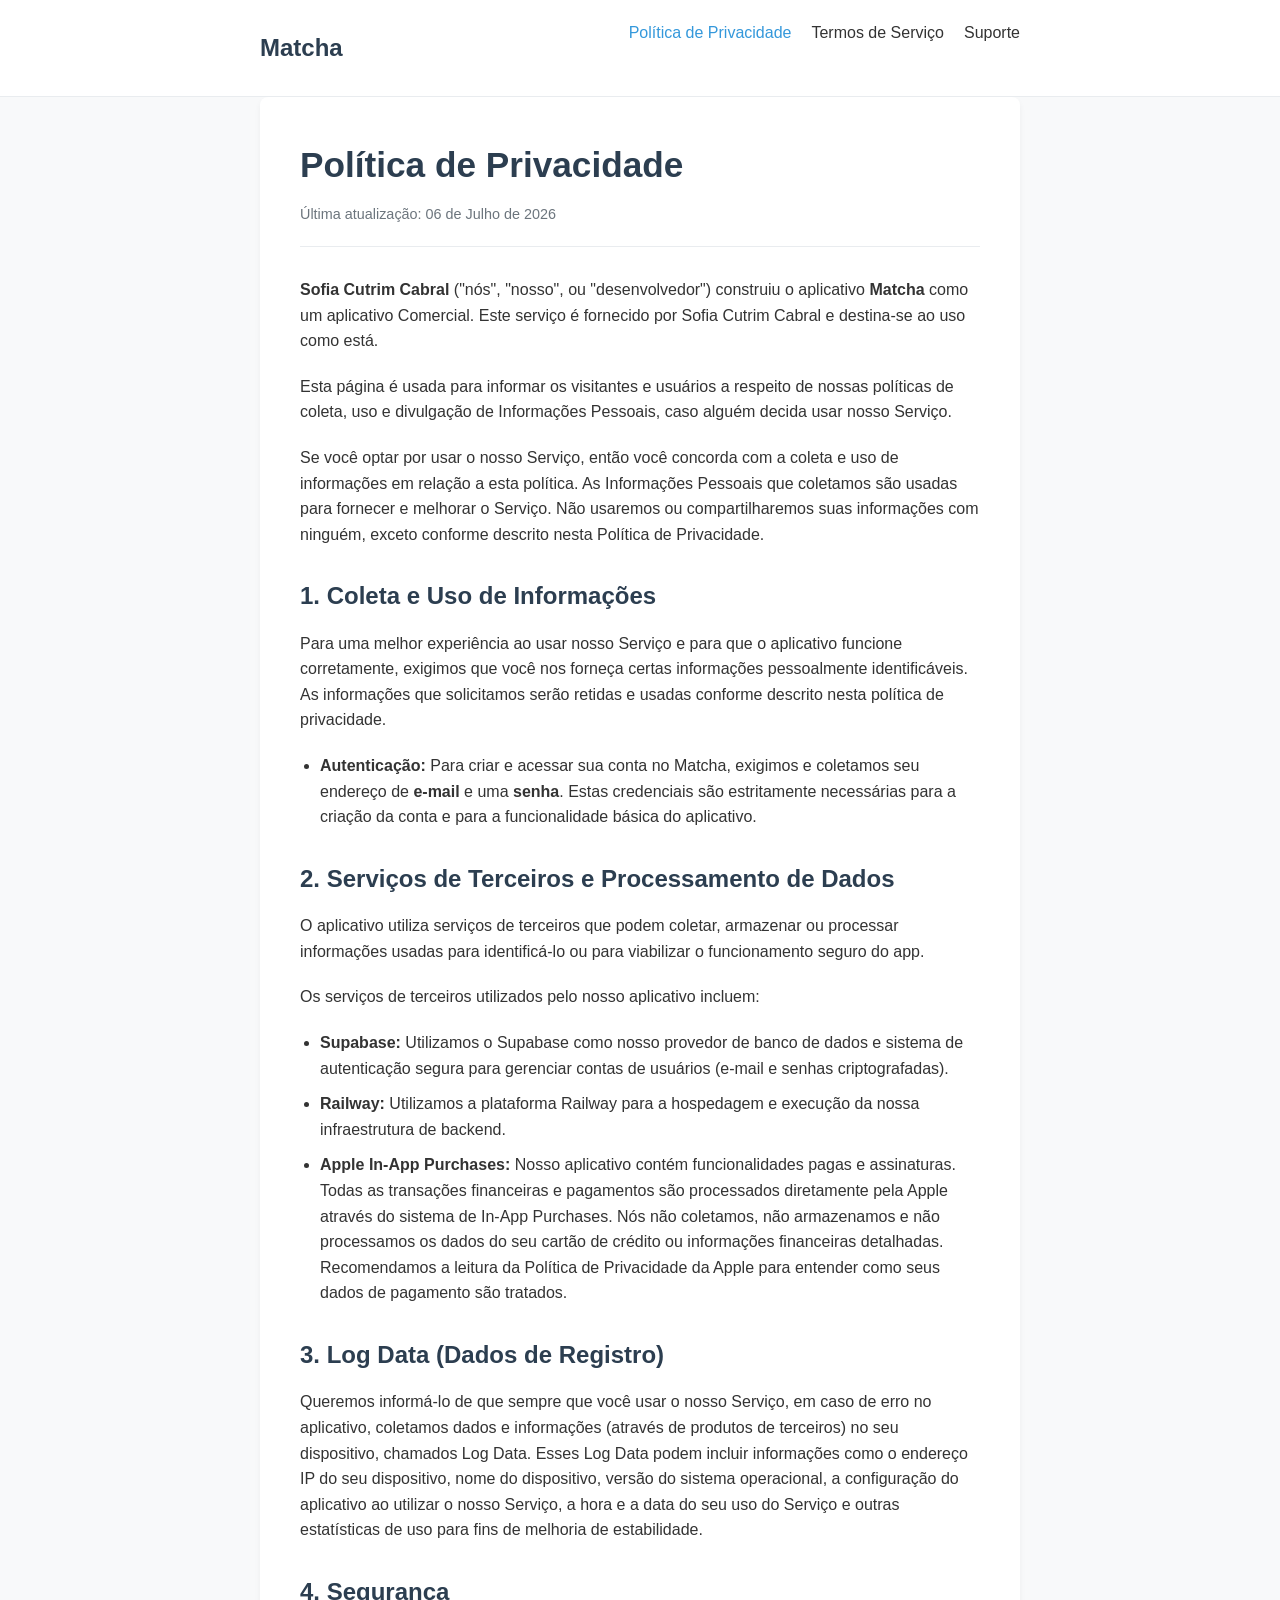
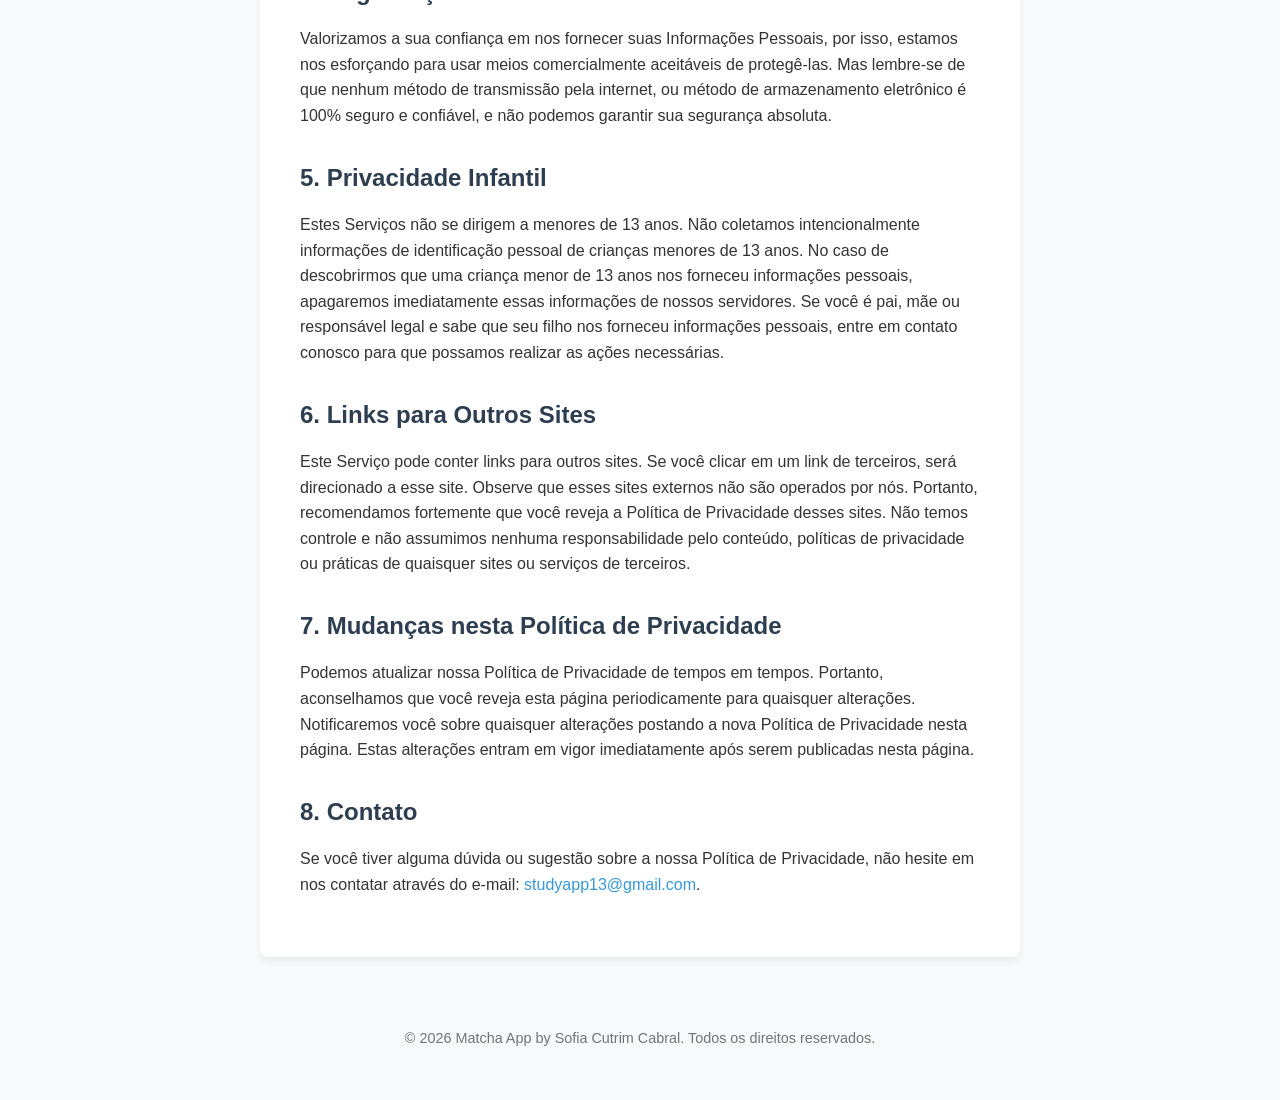
<file: index.html>
<!DOCTYPE html>
<html lang="pt-BR">
<head>
    <meta charset="UTF-8">
    <meta name="viewport" content="width=device-width, initial-scale=1.0">
    <meta name="description" content="Política de Privacidade do aplicativo Matcha.">
    <title>Política de Privacidade - Matcha</title>
    <link rel="stylesheet" href="styles.css">
</head>
<body>
    <header>
        <div class="container nav-content">
            <a href="index.html" class="logo">Matcha</a>
            <nav>
                <ul>
                    <li><a href="index.html" class="active">Política de Privacidade</a></li>
                    <li><a href="terms.html">Termos de Serviço</a></li>
                    <li><a href="support.html">Suporte</a></li>
                </ul>
            </nav>
        </div>
    </header>

    <main class="container">
        <article class="content-box">
            <h1>Política de Privacidade</h1>
            <p class="last-updated">Última atualização: 06 de Julho de 2026</p>

            <p><strong>Sofia Cutrim Cabral</strong> ("nós", "nosso", ou "desenvolvedor") construiu o aplicativo <strong>Matcha</strong> como um aplicativo Comercial. Este serviço é fornecido por Sofia Cutrim Cabral e destina-se ao uso como está.</p>

            <p>Esta página é usada para informar os visitantes e usuários a respeito de nossas políticas de coleta, uso e divulgação de Informações Pessoais, caso alguém decida usar nosso Serviço.</p>

            <p>Se você optar por usar o nosso Serviço, então você concorda com a coleta e uso de informações em relação a esta política. As Informações Pessoais que coletamos são usadas para fornecer e melhorar o Serviço. Não usaremos ou compartilharemos suas informações com ninguém, exceto conforme descrito nesta Política de Privacidade.</p>

            <h2>1. Coleta e Uso de Informações</h2>
            <p>Para uma melhor experiência ao usar nosso Serviço e para que o aplicativo funcione corretamente, exigimos que você nos forneça certas informações pessoalmente identificáveis. As informações que solicitamos serão retidas e usadas conforme descrito nesta política de privacidade.</p>
            <ul>
                <li><strong>Autenticação:</strong> Para criar e acessar sua conta no Matcha, exigimos e coletamos seu endereço de <strong>e-mail</strong> e uma <strong>senha</strong>. Estas credenciais são estritamente necessárias para a criação da conta e para a funcionalidade básica do aplicativo.</li>
            </ul>

            <h2>2. Serviços de Terceiros e Processamento de Dados</h2>
            <p>O aplicativo utiliza serviços de terceiros que podem coletar, armazenar ou processar informações usadas para identificá-lo ou para viabilizar o funcionamento seguro do app.</p>
            <p>Os serviços de terceiros utilizados pelo nosso aplicativo incluem:</p>
            <ul>
                <li><strong>Supabase:</strong> Utilizamos o Supabase como nosso provedor de banco de dados e sistema de autenticação segura para gerenciar contas de usuários (e-mail e senhas criptografadas).</li>
                <li><strong>Railway:</strong> Utilizamos a plataforma Railway para a hospedagem e execução da nossa infraestrutura de backend.</li>
                <li><strong>Apple In-App Purchases:</strong> Nosso aplicativo contém funcionalidades pagas e assinaturas. Todas as transações financeiras e pagamentos são processados diretamente pela Apple através do sistema de In-App Purchases. Nós não coletamos, não armazenamos e não processamos os dados do seu cartão de crédito ou informações financeiras detalhadas. Recomendamos a leitura da Política de Privacidade da Apple para entender como seus dados de pagamento são tratados.</li>
            </ul>

            <h2>3. Log Data (Dados de Registro)</h2>
            <p>Queremos informá-lo de que sempre que você usar o nosso Serviço, em caso de erro no aplicativo, coletamos dados e informações (através de produtos de terceiros) no seu dispositivo, chamados Log Data. Esses Log Data podem incluir informações como o endereço IP do seu dispositivo, nome do dispositivo, versão do sistema operacional, a configuração do aplicativo ao utilizar o nosso Serviço, a hora e a data do seu uso do Serviço e outras estatísticas de uso para fins de melhoria de estabilidade.</p>

            <h2>4. Segurança</h2>
            <p>Valorizamos a sua confiança em nos fornecer suas Informações Pessoais, por isso, estamos nos esforçando para usar meios comercialmente aceitáveis de protegê-las. Mas lembre-se de que nenhum método de transmissão pela internet, ou método de armazenamento eletrônico é 100% seguro e confiável, e não podemos garantir sua segurança absoluta.</p>

            <h2>5. Privacidade Infantil</h2>
            <p>Estes Serviços não se dirigem a menores de 13 anos. Não coletamos intencionalmente informações de identificação pessoal de crianças menores de 13 anos. No caso de descobrirmos que uma criança menor de 13 anos nos forneceu informações pessoais, apagaremos imediatamente essas informações de nossos servidores. Se você é pai, mãe ou responsável legal e sabe que seu filho nos forneceu informações pessoais, entre em contato conosco para que possamos realizar as ações necessárias.</p>

            <h2>6. Links para Outros Sites</h2>
            <p>Este Serviço pode conter links para outros sites. Se você clicar em um link de terceiros, será direcionado a esse site. Observe que esses sites externos não são operados por nós. Portanto, recomendamos fortemente que você reveja a Política de Privacidade desses sites. Não temos controle e não assumimos nenhuma responsabilidade pelo conteúdo, políticas de privacidade ou práticas de quaisquer sites ou serviços de terceiros.</p>

            <h2>7. Mudanças nesta Política de Privacidade</h2>
            <p>Podemos atualizar nossa Política de Privacidade de tempos em tempos. Portanto, aconselhamos que você reveja esta página periodicamente para quaisquer alterações. Notificaremos você sobre quaisquer alterações postando a nova Política de Privacidade nesta página. Estas alterações entram em vigor imediatamente após serem publicadas nesta página.</p>

            <h2>8. Contato</h2>
            <p>Se você tiver alguma dúvida ou sugestão sobre a nossa Política de Privacidade, não hesite em nos contatar através do e-mail: <a href="mailto:studyapp13@gmail.com">studyapp13@gmail.com</a>.</p>
        </article>
    </main>

    <footer>
        <div class="container">
            <p>&copy; 2026 Matcha App by Sofia Cutrim Cabral. Todos os direitos reservados.</p>
        </div>
    </footer>
</body>
</html>
</file>
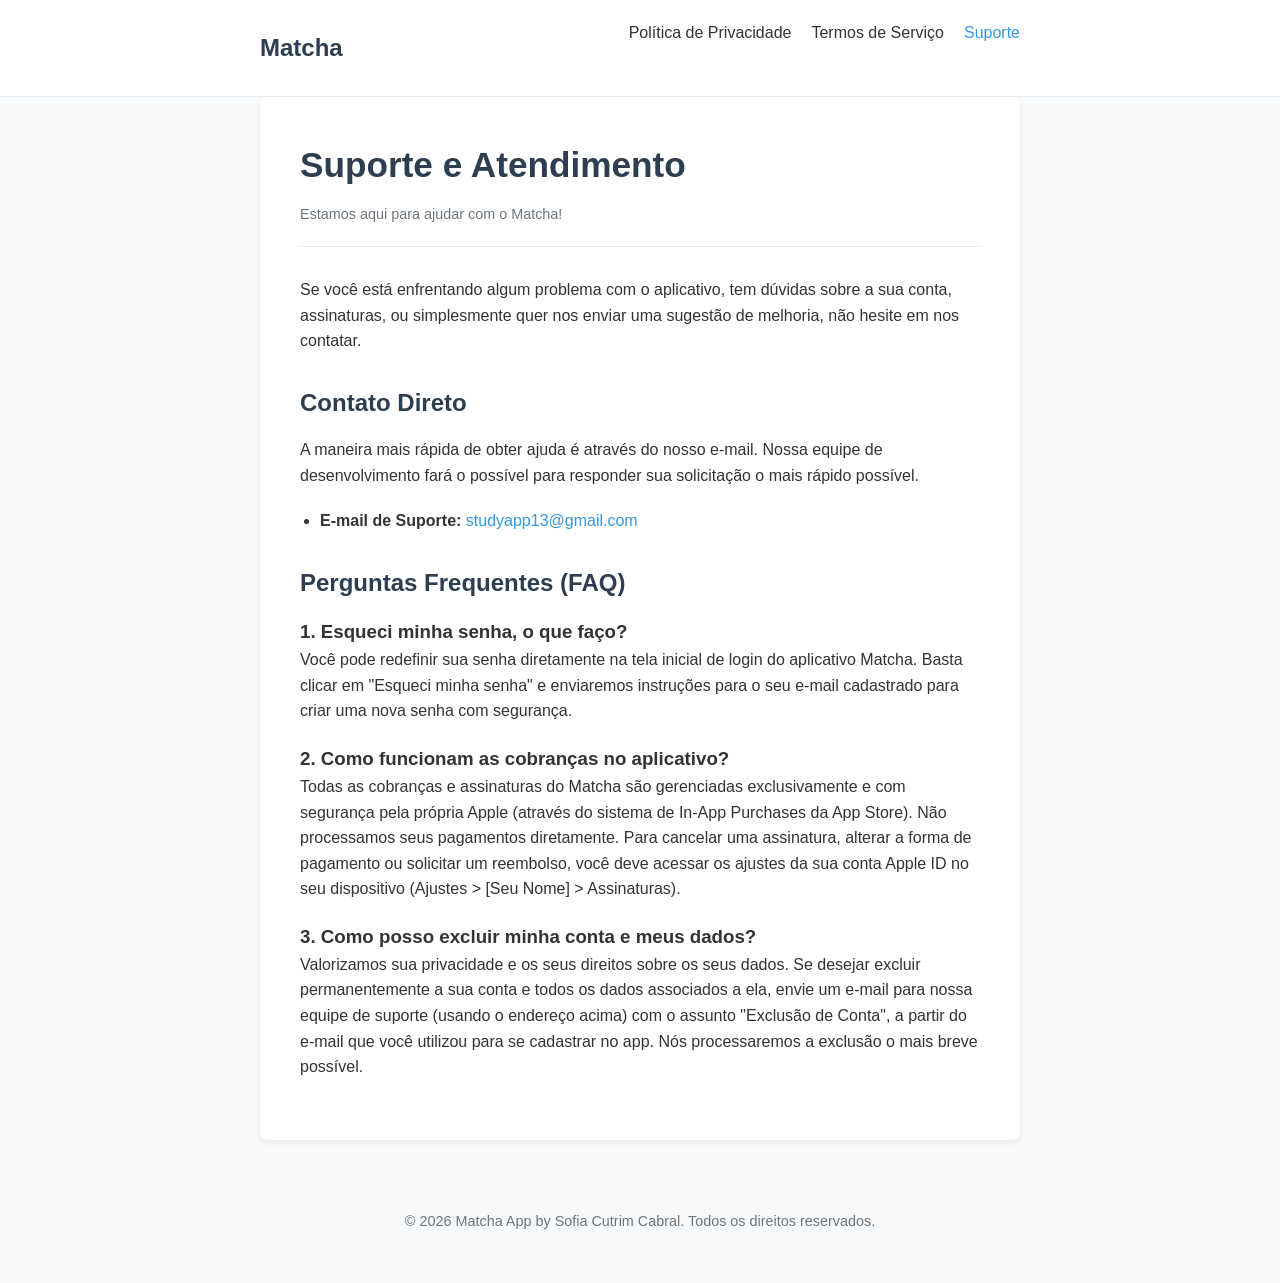
<file: support.html>
<!DOCTYPE html>
<html lang="pt-BR">
<head>
    <meta charset="UTF-8">
    <meta name="viewport" content="width=device-width, initial-scale=1.0">
    <meta name="description" content="Página de Suporte do aplicativo Matcha.">
    <title>Suporte - Matcha</title>
    <link rel="stylesheet" href="styles.css">
</head>
<body>
    <header>
        <div class="container nav-content">
            <a href="index.html" class="logo">Matcha</a>
            <nav>
                <ul>
                    <li><a href="index.html">Política de Privacidade</a></li>
                    <li><a href="terms.html">Termos de Serviço</a></li>
                    <li><a href="support.html" class="active">Suporte</a></li>
                </ul>
            </nav>
        </div>
    </header>

    <main class="container">
        <article class="content-box">
            <h1>Suporte e Atendimento</h1>
            <p class="last-updated">Estamos aqui para ajudar com o Matcha!</p>

            <p>Se você está enfrentando algum problema com o aplicativo, tem dúvidas sobre a sua conta, assinaturas, ou simplesmente quer nos enviar uma sugestão de melhoria, não hesite em nos contatar.</p>

            <h2>Contato Direto</h2>
            <p>A maneira mais rápida de obter ajuda é através do nosso e-mail. Nossa equipe de desenvolvimento fará o possível para responder sua solicitação o mais rápido possível.</p>
            <ul>
                <li><strong>E-mail de Suporte:</strong> <a href="mailto:studyapp13@gmail.com">studyapp13@gmail.com</a></li>
            </ul>

            <h2>Perguntas Frequentes (FAQ)</h2>
            
            <h3>1. Esqueci minha senha, o que faço?</h3>
            <p>Você pode redefinir sua senha diretamente na tela inicial de login do aplicativo Matcha. Basta clicar em "Esqueci minha senha" e enviaremos instruções para o seu e-mail cadastrado para criar uma nova senha com segurança.</p>

            <h3>2. Como funcionam as cobranças no aplicativo?</h3>
            <p>Todas as cobranças e assinaturas do Matcha são gerenciadas exclusivamente e com segurança pela própria Apple (através do sistema de In-App Purchases da App Store). Não processamos seus pagamentos diretamente. Para cancelar uma assinatura, alterar a forma de pagamento ou solicitar um reembolso, você deve acessar os ajustes da sua conta Apple ID no seu dispositivo (Ajustes > [Seu Nome] > Assinaturas).</p>

            <h3>3. Como posso excluir minha conta e meus dados?</h3>
            <p>Valorizamos sua privacidade e os seus direitos sobre os seus dados. Se desejar excluir permanentemente a sua conta e todos os dados associados a ela, envie um e-mail para nossa equipe de suporte (usando o endereço acima) com o assunto "Exclusão de Conta", a partir do e-mail que você utilizou para se cadastrar no app. Nós processaremos a exclusão o mais breve possível.</p>

        </article>
    </main>

    <footer>
        <div class="container">
            <p>&copy; 2026 Matcha App by Sofia Cutrim Cabral. Todos os direitos reservados.</p>
        </div>
    </footer>
</body>
</html>
</file>
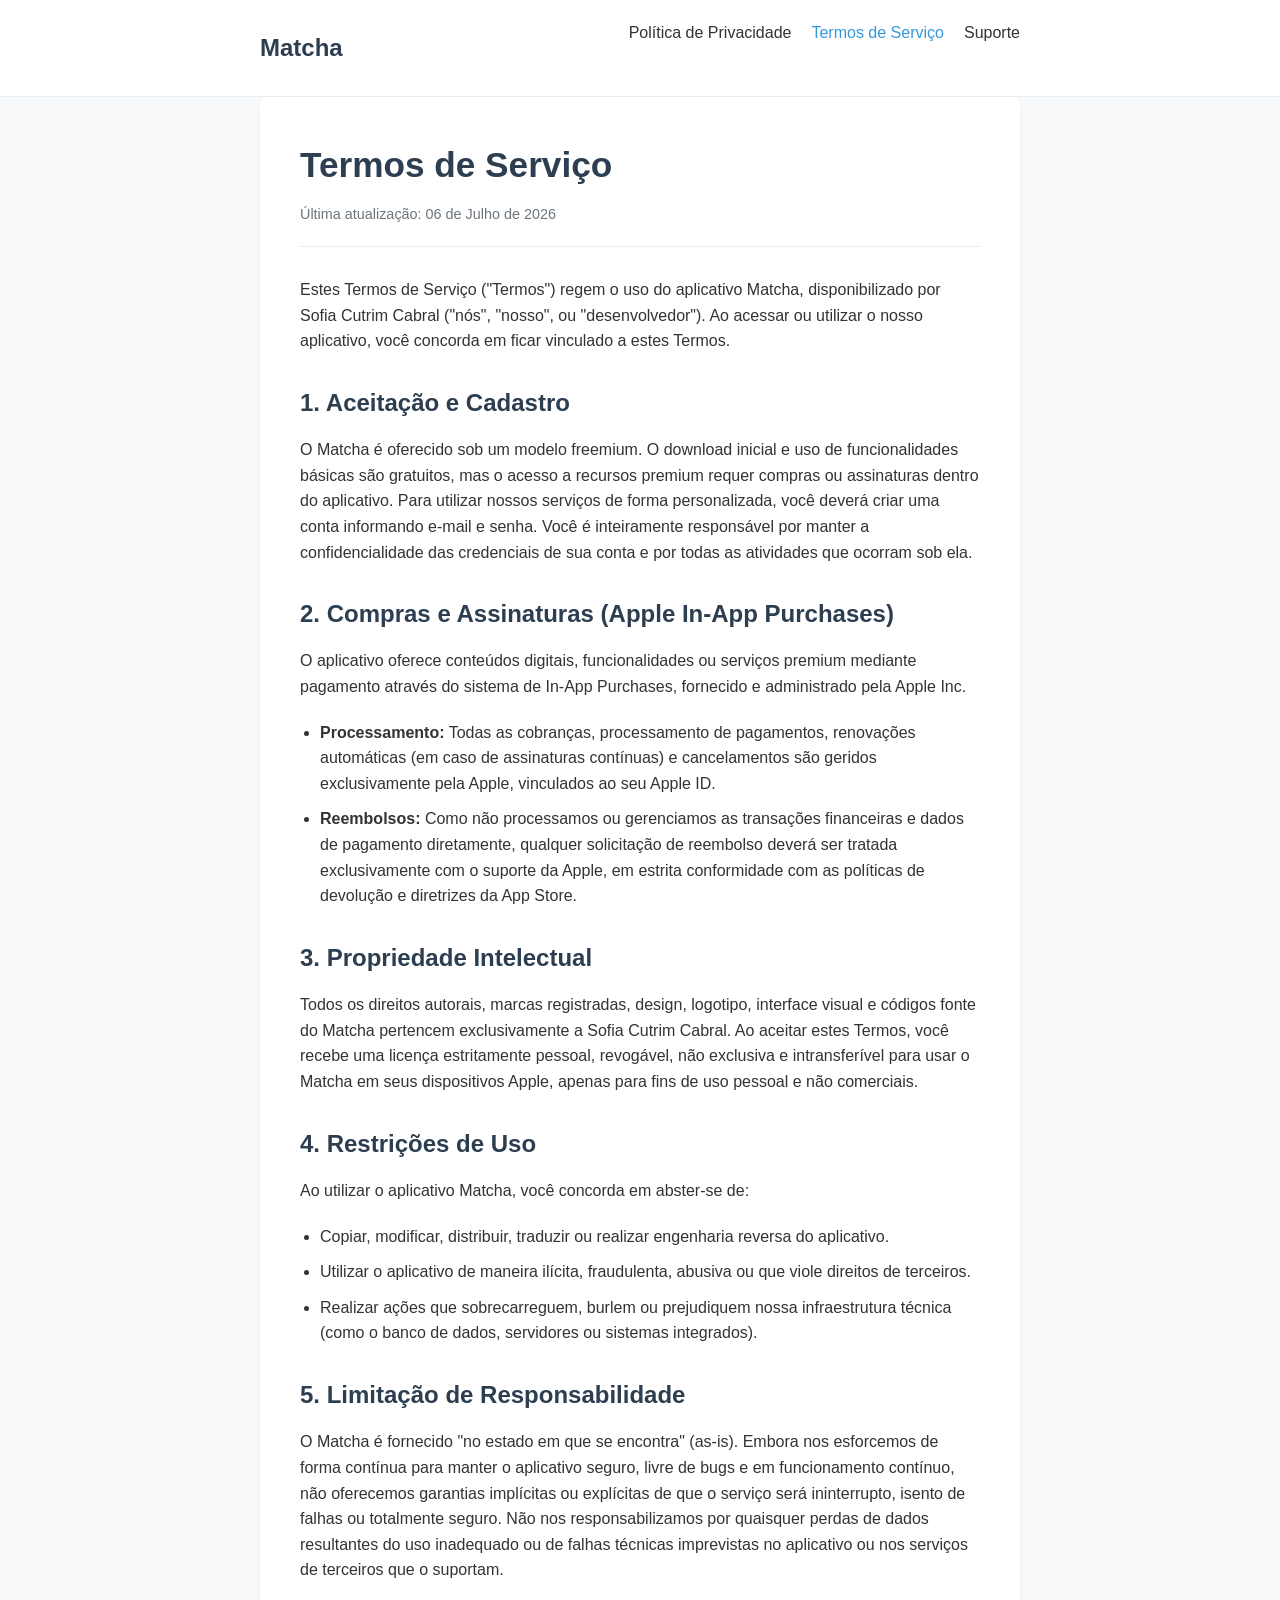
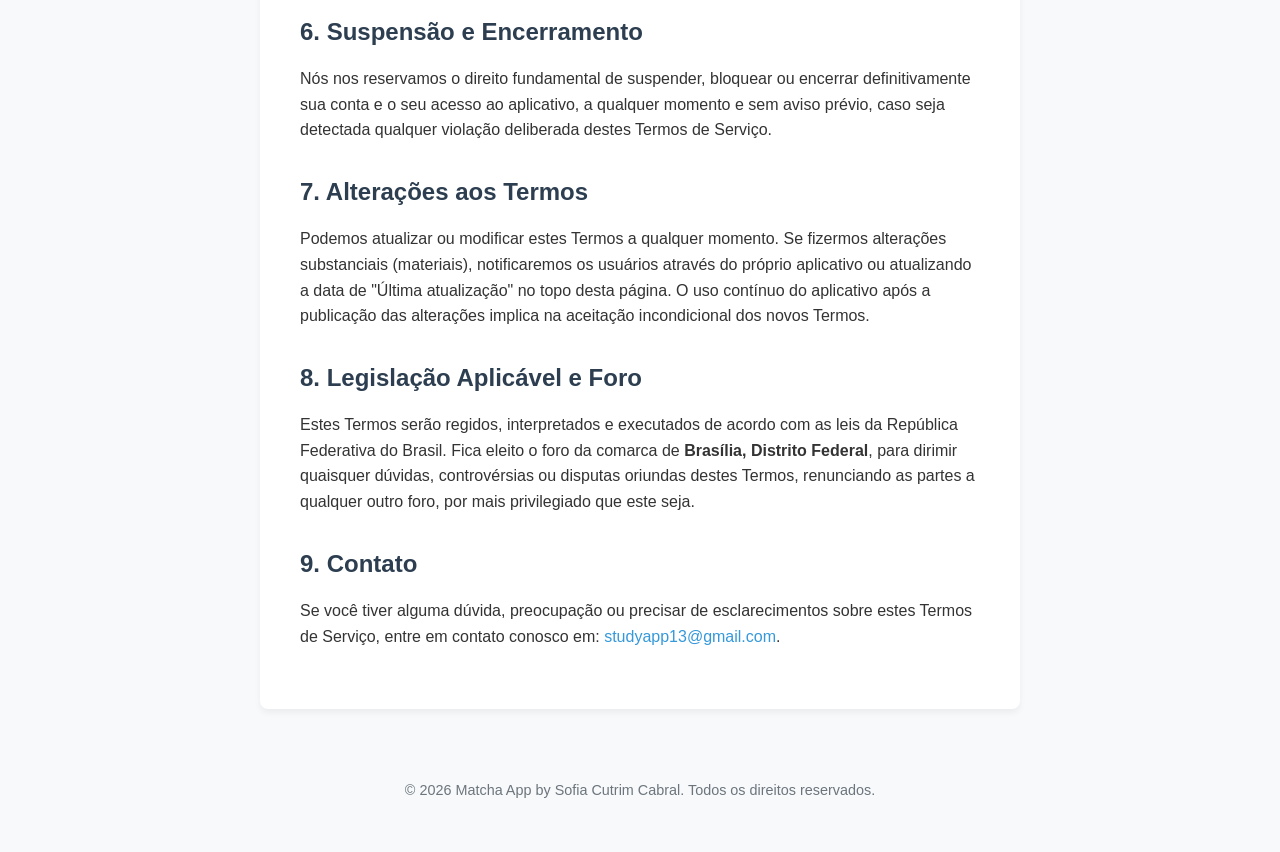
<file: terms.html>
<!DOCTYPE html>
<html lang="pt-BR">
<head>
    <meta charset="UTF-8">
    <meta name="viewport" content="width=device-width, initial-scale=1.0">
    <meta name="description" content="Termos de Serviço do aplicativo Matcha.">
    <title>Termos de Serviço - Matcha</title>
    <link rel="stylesheet" href="styles.css">
</head>
<body>
    <header>
        <div class="container nav-content">
            <a href="index.html" class="logo">Matcha</a>
            <nav>
                <ul>
                    <li><a href="index.html">Política de Privacidade</a></li>
                    <li><a href="terms.html" class="active">Termos de Serviço</a></li>
                    <li><a href="support.html">Suporte</a></li>
                </ul>
            </nav>
        </div>
    </header>

    <main class="container">
        <article class="content-box">
            <h1>Termos de Serviço</h1>
            <p class="last-updated">Última atualização: 06 de Julho de 2026</p>

            <p>Estes Termos de Serviço ("Termos") regem o uso do aplicativo Matcha, disponibilizado por Sofia Cutrim Cabral ("nós", "nosso", ou "desenvolvedor"). Ao acessar ou utilizar o nosso aplicativo, você concorda em ficar vinculado a estes Termos.</p>

            <h2>1. Aceitação e Cadastro</h2>
            <p>O Matcha é oferecido sob um modelo freemium. O download inicial e uso de funcionalidades básicas são gratuitos, mas o acesso a recursos premium requer compras ou assinaturas dentro do aplicativo. Para utilizar nossos serviços de forma personalizada, você deverá criar uma conta informando e-mail e senha. Você é inteiramente responsável por manter a confidencialidade das credenciais de sua conta e por todas as atividades que ocorram sob ela.</p>

            <h2>2. Compras e Assinaturas (Apple In-App Purchases)</h2>
            <p>O aplicativo oferece conteúdos digitais, funcionalidades ou serviços premium mediante pagamento através do sistema de In-App Purchases, fornecido e administrado pela Apple Inc.</p>
            <ul>
                <li><strong>Processamento:</strong> Todas as cobranças, processamento de pagamentos, renovações automáticas (em caso de assinaturas contínuas) e cancelamentos são geridos exclusivamente pela Apple, vinculados ao seu Apple ID.</li>
                <li><strong>Reembolsos:</strong> Como não processamos ou gerenciamos as transações financeiras e dados de pagamento diretamente, qualquer solicitação de reembolso deverá ser tratada exclusivamente com o suporte da Apple, em estrita conformidade com as políticas de devolução e diretrizes da App Store.</li>
            </ul>

            <h2>3. Propriedade Intelectual</h2>
            <p>Todos os direitos autorais, marcas registradas, design, logotipo, interface visual e códigos fonte do Matcha pertencem exclusivamente a Sofia Cutrim Cabral. Ao aceitar estes Termos, você recebe uma licença estritamente pessoal, revogável, não exclusiva e intransferível para usar o Matcha em seus dispositivos Apple, apenas para fins de uso pessoal e não comerciais.</p>

            <h2>4. Restrições de Uso</h2>
            <p>Ao utilizar o aplicativo Matcha, você concorda em abster-se de:</p>
            <ul>
                <li>Copiar, modificar, distribuir, traduzir ou realizar engenharia reversa do aplicativo.</li>
                <li>Utilizar o aplicativo de maneira ilícita, fraudulenta, abusiva ou que viole direitos de terceiros.</li>
                <li>Realizar ações que sobrecarreguem, burlem ou prejudiquem nossa infraestrutura técnica (como o banco de dados, servidores ou sistemas integrados).</li>
            </ul>

            <h2>5. Limitação de Responsabilidade</h2>
            <p>O Matcha é fornecido "no estado em que se encontra" (as-is). Embora nos esforcemos de forma contínua para manter o aplicativo seguro, livre de bugs e em funcionamento contínuo, não oferecemos garantias implícitas ou explícitas de que o serviço será ininterrupto, isento de falhas ou totalmente seguro. Não nos responsabilizamos por quaisquer perdas de dados resultantes do uso inadequado ou de falhas técnicas imprevistas no aplicativo ou nos serviços de terceiros que o suportam.</p>

            <h2>6. Suspensão e Encerramento</h2>
            <p>Nós nos reservamos o direito fundamental de suspender, bloquear ou encerrar definitivamente sua conta e o seu acesso ao aplicativo, a qualquer momento e sem aviso prévio, caso seja detectada qualquer violação deliberada destes Termos de Serviço.</p>

            <h2>7. Alterações aos Termos</h2>
            <p>Podemos atualizar ou modificar estes Termos a qualquer momento. Se fizermos alterações substanciais (materiais), notificaremos os usuários através do próprio aplicativo ou atualizando a data de "Última atualização" no topo desta página. O uso contínuo do aplicativo após a publicação das alterações implica na aceitação incondicional dos novos Termos.</p>

            <h2>8. Legislação Aplicável e Foro</h2>
            <p>Estes Termos serão regidos, interpretados e executados de acordo com as leis da República Federativa do Brasil. Fica eleito o foro da comarca de <strong>Brasília, Distrito Federal</strong>, para dirimir quaisquer dúvidas, controvérsias ou disputas oriundas destes Termos, renunciando as partes a qualquer outro foro, por mais privilegiado que este seja.</p>

            <h2>9. Contato</h2>
            <p>Se você tiver alguma dúvida, preocupação ou precisar de esclarecimentos sobre estes Termos de Serviço, entre em contato conosco em: <a href="mailto:studyapp13@gmail.com">studyapp13@gmail.com</a>.</p>
        </article>
    </main>

    <footer>
        <div class="container">
            <p>&copy; 2026 Matcha App by Sofia Cutrim Cabral. Todos os direitos reservados.</p>
        </div>
    </footer>
</body>
</html>
</file>
<file: styles.css>
:root {
  --primary-color: #2c3e50;
  --text-color: #333333;
  --bg-color: #f8f9fa;
  --card-bg: #ffffff;
  --link-color: #3498db;
  --link-hover: #2980b9;
  --border-color: #e9ecef;
}

* {
  box-sizing: border-box;
  margin: 0;
  padding: 0;
}

body {
  font-family: -apple-system, BlinkMacSystemFont, "Segoe UI", Roboto, Helvetica, Arial, sans-serif;
  line-height: 1.6;
  color: var(--text-color);
  background-color: var(--bg-color);
}

.container {
  max-width: 800px;
  margin: 0 auto;
  padding: 0 20px;
}

header {
  background-color: var(--card-bg);
  border-bottom: 1px solid var(--border-color);
  padding: 20px 0;
  position: sticky;
  top: 0;
  z-index: 100;
}

.nav-content {
  display: flex;
  justify-content: space-between;
  align-items: center;
}

.logo {
  font-size: 1.5rem;
  font-weight: bold;
  color: var(--primary-color);
  text-decoration: none;
}

nav ul {
  list-style: none;
  display: flex;
  gap: 20px;
}

nav a {
  text-decoration: none;
  color: var(--text-color);
  font-weight: 500;
  transition: color 0.2s ease;
}

nav a:hover, nav a.active {
  color: var(--link-color);
}

.nav-disabled {
  color: #999;
  cursor: not-allowed;
  pointer-events: none;
}

main {
  padding: 40px 0;
}

.content-box {
  background-color: var(--card-bg);
  padding: 40px;
  border-radius: 8px;
  box-shadow: 0 4px 6px rgba(0,0,0,0.05);
}

h1 {
  color: var(--primary-color);
  margin-bottom: 10px;
  font-size: 2.2rem;
}

.last-updated {
  color: #6c757d;
  font-size: 0.9rem;
  margin-bottom: 30px;
  border-bottom: 1px solid var(--border-color);
  padding-bottom: 20px;
}

h2 {
  color: var(--primary-color);
  margin-top: 30px;
  margin-bottom: 15px;
  font-size: 1.5rem;
}

p, ul {
  margin-bottom: 20px;
}

ul {
  padding-left: 20px;
}

li {
  margin-bottom: 10px;
}

a {
  color: var(--link-color);
  text-decoration: none;
}

a:hover {
  text-decoration: underline;
  color: var(--link-hover);
}

footer {
  text-align: center;
  padding: 30px 0;
  color: #6c757d;
  font-size: 0.9rem;
  margin-top: 40px;
}

@media (max-width: 600px) {
  .content-box {
    padding: 20px;
  }
  
  h1 {
    font-size: 1.8rem;
  }
  
  nav ul {
    gap: 10px;
    font-size: 0.9rem;
  }
}
</file>
